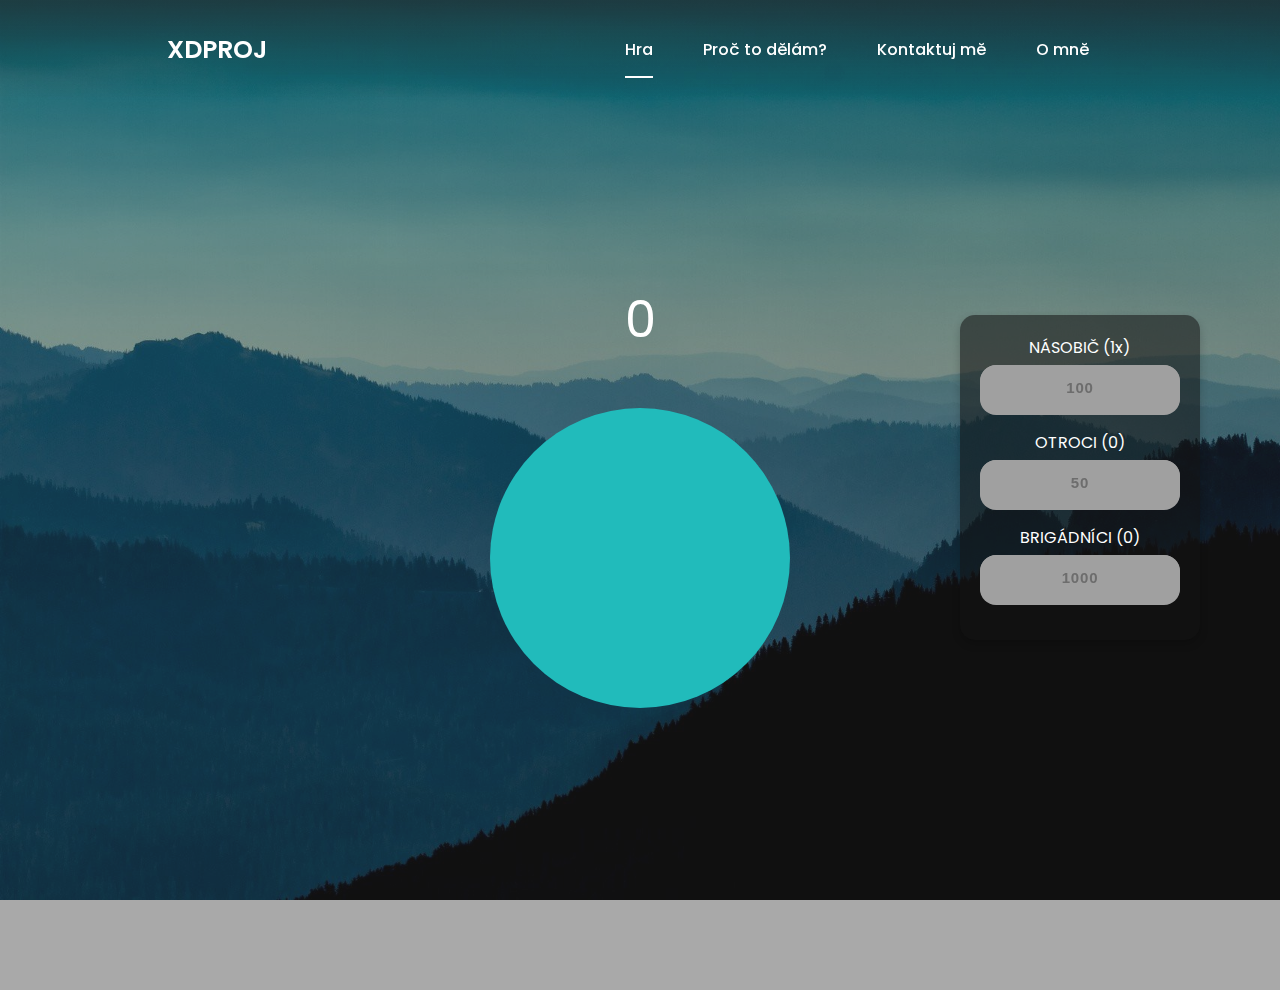
<file: index.html>
<!DOCTYPE html>
<html lang="cs">
<head>
    <meta charset="UTF-8">
    <meta http-equiv="X-UA-Compatible" content="IE=edge">
    <meta name="viewport" content="width=device-width, initial-scale=1.0">
    <link rel="stylesheet" href="./css/style.css">
    <title>XDPROJ - Klikačka jak pán</title>
</head>

<script async src="https://www.googletagmanager.com/gtag/js?id=G-T04D26P05D"></script>
<script src="./scripts/google-analytics.js"></script>

<body>
<div class="wrapper">
    <nav class="nav">
        <div class="nav-logo">
            <p>XDPROJ</p>
        </div>
        <div class="nav-menu" id="navMenu">
            <ul>
                <li><a href="#" class="link active">Hra</a></li>
                <li><a href="whythis.html" class="link">Proč to dělám?</a></li>
                <li><a href="contactme.html" class="link">Kontaktuj mě</a></li>
                <li><a href="aboutme.html" class="link">O mně</a></li>
            </ul>
        </div>
    </nav>

    <div class="game-container">
        <div class="game-left">
            <p id="score">0</p>
            <div class="ellipse-clicker" id="clicker"></div>
        </div>
        <div class="game-right">
            <div class="upgrades-container">
                <div class="upgrade">
                    <p id="upgrade-p">NÁSOBIČ (1x)</p>
                    <button class="button-19" role="button" id="upgrade" disabled></button>
                </div>
                <div class="upgrade">
                    <p id="autoclicker-upgrade-p">OTROCI (0)</p>
                    <button class="button-19" role="button" id="autoclicker-upgrade" disabled></button>
                </div>
                <div class="upgrade">
                    <p id="worker-upgrade-p">BRIGÁDNÍCI (0)</p>
                    <button class="button-19" role="button" id="worker-upgrade" disabled></button>
                </div>
            </div>
        </div>
    </div>
</div>   

<script src="./scripts/game-mechanics.js"></script>
</body>
</html>
</file>
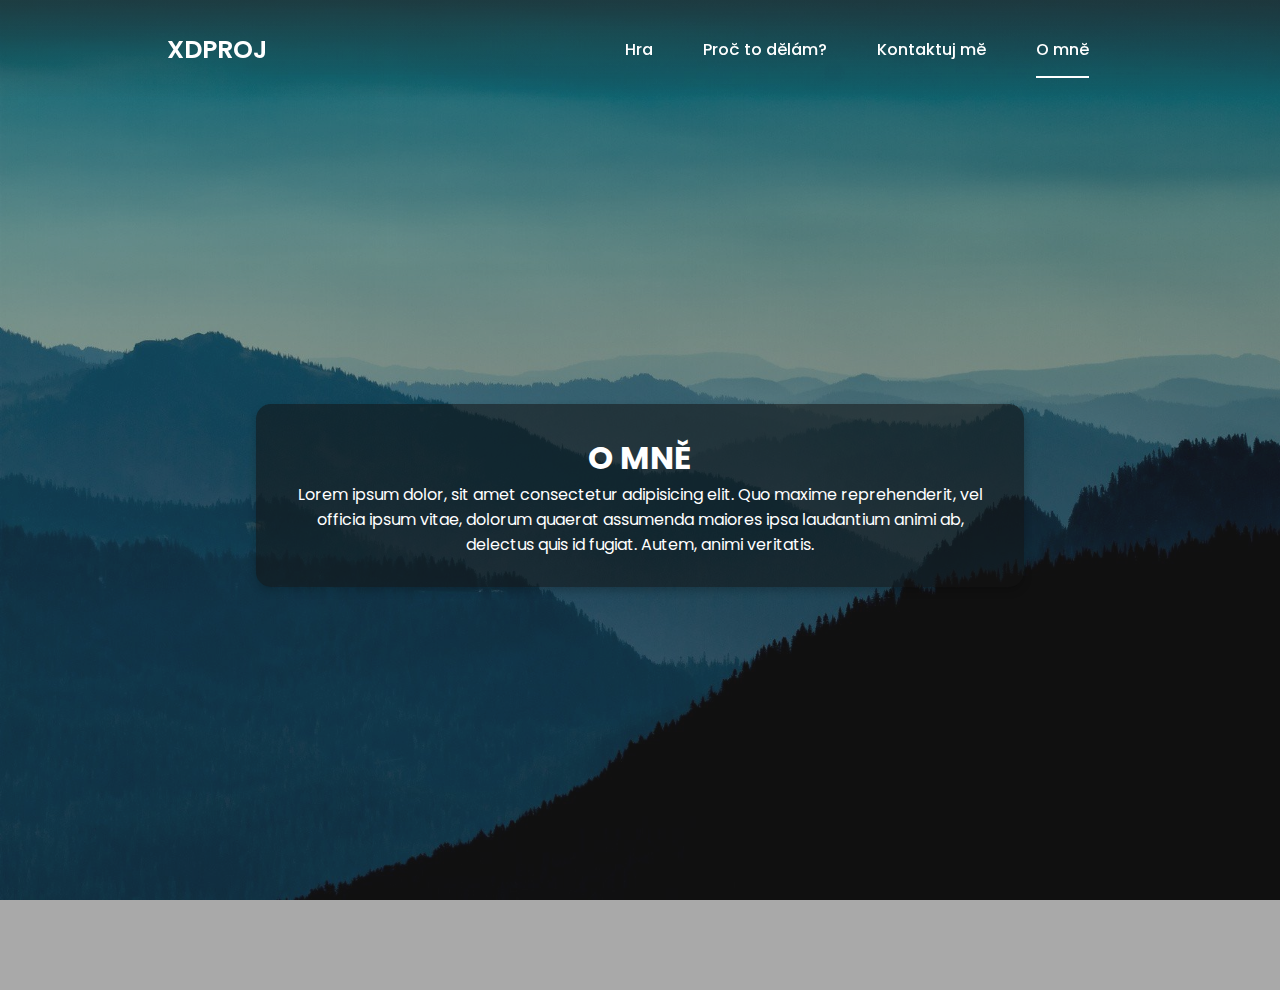
<file: aboutme.html>
<!DOCTYPE html>
<html lang="cs">
<head>
    <meta charset="UTF-8">
    <meta http-equiv="X-UA-Compatible" content="IE=edge">
    <meta name="viewport" content="width=device-width, initial-scale=1.0">
    <link rel="stylesheet" href="./css/aboutme-style.css">
    <title>XDPROJ - O mně</title>
</head>

<script async src="https://www.googletagmanager.com/gtag/js?id=G-T04D26P05D"></script>
<script src="./scripts/google-analytics.js"></script>

<body>
<div class="wrapper">
    <nav class="nav">
        <div class="nav-logo">
            <p>XDPROJ</p>
        </div>
        <div class="nav-menu" id="navMenu">
            <ul>
                <li><a href="index.html" class="link">Hra</a></li>
                <li><a href="whythis.html" class="link">Proč to dělám?</a></li>
                <li><a href="contactme.html" class="link">Kontaktuj mě</a></li>
                <li><a href="#" class="link active">O mně</a></li>
            </ul>
        </div>
    </nav>
    <div class="container-aboutme">
        <h1>O MNĚ</h1>
        <p>Lorem ipsum dolor, sit amet consectetur adipisicing elit. Quo maxime reprehenderit, vel officia ipsum vitae, dolorum quaerat assumenda maiores ipsa laudantium animi ab, delectus quis id fugiat. Autem, animi veritatis.</p>
    </div>
</div>
</body>
</html>
</file>
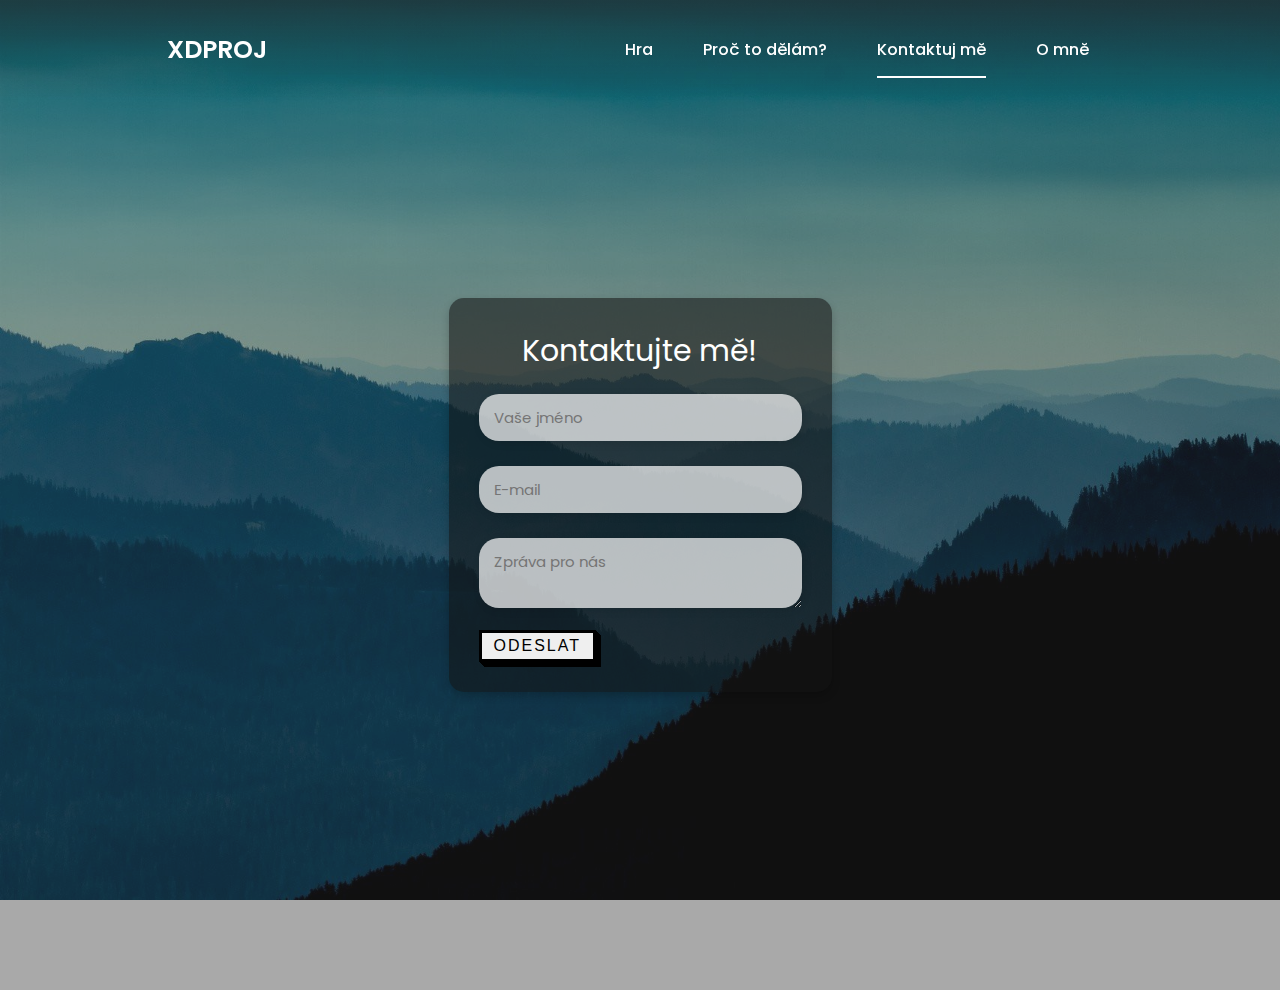
<file: contactme.html>
<!DOCTYPE html>
<html lang="cs">
<head>
    <meta charset="UTF-8">
    <meta http-equiv="X-UA-Compatible" content="IE=edge">
    <meta name="viewport" content="width=device-width, initial-scale=1.0">
    <link rel="stylesheet" href="./css/contactme-style.css">
    <title>XDPROJ - Kontakt</title>
</head>

<script async src="https://www.googletagmanager.com/gtag/js?id=G-T04D26P05D"></script>
<script src="./scripts/google-analytics.js"></script>

<body>
<div class="wrapper">
    <nav class="nav">
        <div class="nav-logo">
            <p>XDPROJ</p>
        </div>
        <div class="nav-menu" id="navMenu">
            <ul>
                <li><a href="index.html" class="link">Hra</a></li>
                <li><a href="whythis.html" class="link">Proč to dělám?</a></li>
                <li><a href="#" class="link active">Kontaktuj mě</a></li>
                <li><a href="aboutme.html" class="link">O mně</a></li>
            </ul>
        </div>
    </nav>
<div class="container">
    <p>Kontaktujte mě!</p>
    <form action="https://api.web3forms.com/submit" method="POST">

        <!-- Replace with your Access Key -->
        <input type="hidden" name="access_key" value="65270e06-37a3-41b3-a5f1-052463d52ae5">
    
        <div class="form">
            <input placeholder="Vaše jméno" type="text" name="name" required>
        </div>
        <div class="form">
            <input placeholder="E-mail" type="email" name="email" required>
        </div>
        <div class="form-message">
            <textarea placeholder="Zpráva pro nás" name="message" required></textarea>
        </div>
    
        <!-- hCaptcha Spam Protection -->
        <div class="h-captcha" data-captcha="true"></div>
    
        <button class="button-54" role="button" type="submit">ODESLAT</button>

    </form>
    <!-- Required for hCaptcha -->
    <script src="https://web3forms.com/client/script.js" async defer></script>
</div>
</div>
</body>
</html>
</file>
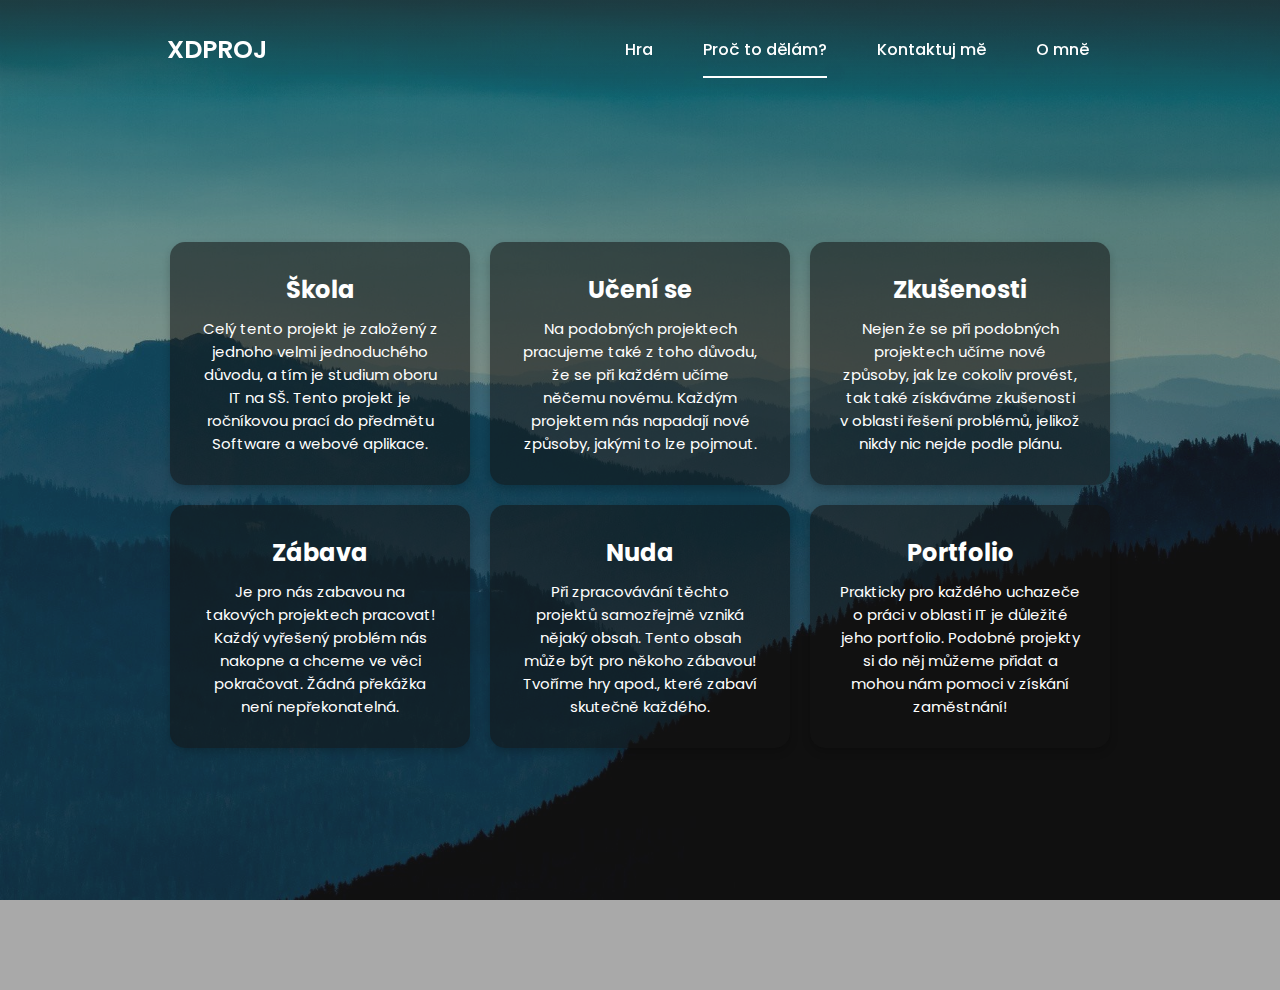
<file: whythis.html>
<!DOCTYPE html>
<html lang="cs">
<head>
    <meta charset="UTF-8">
    <meta http-equiv="X-UA-Compatible" content="IE=edge">
    <meta name="viewport" content="width=device-width, initial-scale=1.0">
    <link rel="stylesheet" href="./css/whythis-style.css">
    <title>XDPROJ - Proč?!</title>
</head>

<script async src="https://www.googletagmanager.com/gtag/js?id=G-T04D26P05D"></script>
<script src="./scripts/google-analytics.js"></script>

<body>
<div class="wrapper">
    <nav class="nav">
        <div class="nav-logo">
            <p>XDPROJ</p>
        </div>
        <div class="nav-menu" id="navMenu">
            <ul>
                <li><a href="index.html" class="link">Hra</a></li>
                <li><a href="#" class="link active">Proč to dělám?</a></li>
                <li><a href="contactme.html" class="link">Kontaktuj mě</a></li>
                <li><a href="aboutme.html" class="link">O mně</a></li>
            </ul>
        </div>
    </nav>
<div class="main-content">
    <div class="container">
        <div class="box">
            <h2>Škola</h2>
            <p>Celý tento projekt je založený z jednoho velmi jednoduchého důvodu, a tím je studium oboru IT na SŠ. Tento projekt je ročníkovou prací do předmětu Software a webové aplikace.</p>
        </div>
        <div class="box">
            <h2>Učení se</h2>
            <p>Na podobných projektech pracujeme také z toho důvodu, že se při každém učíme něčemu novému. Každým projektem nás napadají nové způsoby, jakými to lze pojmout.</p>
        </div>
        <div class="box">
            <h2>Zkušenosti</h2>
            <p>Nejen že se při podobných projektech učíme nové způsoby, jak lze cokoliv provést, tak také získáváme zkušenosti v oblasti řešení problémů, jelikož nikdy nic nejde podle plánu.</p>
        </div>
        <div class="box">
            <h2>Zábava</h2>
            <p>Je pro nás zabavou na takových projektech pracovat! Každý vyřešený problém nás nakopne a chceme ve věci pokračovat. Žádná překážka není nepřekonatelná.</p>
        </div>
        <div class="box">
            <h2>Nuda</h2>
            <p>Při zpracovávání těchto projektů samozřejmě vzniká nějaký obsah. Tento obsah může být pro někoho zábavou! Tvoříme hry apod., které zabaví skutečně každého.</p>
        </div>
        <div class="box">
            <h2>Portfolio</h2>
            <p>Prakticky pro každého uchazeče o práci v oblasti IT je důležité jeho portfolio. Podobné projekty si do něj můžeme přidat a mohou nám pomoci v získání zaměstnání!</p>
        </div>
    </div>
</div>
</div>
</body>
</html>
</file>
<file: css/style.css>
/* POPPINS FONT */
@import url('https://fonts.googleapis.com/css2?family=Poppins:wght@400;500;600;700&display=swap');

*{  
    margin: 0;
    padding: 0;
    box-sizing: border-box;
    font-family: 'Poppins', sans-serif;
    user-select: none;
}
body{
    background: url("../images/background.jpg");
    background-size: cover;
    background-repeat: no-repeat;
    background-attachment: fixed;
    overflow: hidden;
}
.wrapper{
    display: flex;
    justify-content: center;
    align-items: center;
    min-height: 110vh;
    background: rgba(39, 39, 39, 0.4);
}
.nav{
    position: fixed;
    top: 0;
    display: flex;
    justify-content: space-around;
    width: 100%;
    height: 100px;
    line-height: 100px;
    background: linear-gradient(rgba(39,39,39, 0.6), transparent);
    z-index: 100;
}
.nav-logo p{
    color: white;
    font-size: 25px;
    font-weight: 600;
}
.nav-menu ul{
    display: flex;
}
.nav-menu ul li{
    list-style-type: none;
}
.nav-menu ul li .link{
    text-decoration: none;
    font-weight: 500;
    color: #fff;
    padding-bottom: 15px;
    margin: 0 25px;
}
.link:hover, .active{
    border-bottom: 2px solid #fff;
}
.nav-button .btn{
    width: 130px;
    height: 40px;
    font-weight: 500;
    background: rgba(255, 255, 255, 0.4);
    border: none;
    border-radius: 30px;
    cursor: pointer;
    transition: .3s ease;
}
.btn:hover{
    background: rgba(255, 255, 255, 0.3);
}
#registerBtn{
    margin-left: 15px;
}
.btn.white-btn{
    background: rgba(255, 255, 255, 0.7);
}
.btn.btn.white-btn:hover{
    background: rgba(255, 255, 255, 0.5);
}
.nav-menu-btn{
    display: none;
}
.form-box{
    position: relative;
    display: flex;
    align-items: center;
    justify-content: center;
    width: 512px;
    height: 420px;
    overflow: hidden;
    z-index: 2;
}
.login-container{
    position: absolute;
    left: 4px;
    width: 500px;
    display: flex;
    flex-direction: column;
    transition: .5s ease-in-out;
}
.register-container{
    position: absolute;
    right: -520px;
    width: 500px;
    display: flex;
    flex-direction: column;
    transition: .5s ease-in-out;
}
.top span{
    color: #fff;
    font-size: small;
    padding: 10px 0;
    display: flex;
    justify-content: center;
}
.top span a{
    font-weight: 500;
    color: #fff;
    margin-left: 5px;
}
header{
    color: #fff;
    font-size: 30px;
    text-align: center;
    padding: 10px 0 30px 0;
}
.two-forms{
    display: flex;
    gap: 10px;
}
.input-field{
    font-size: 15px;
    background: rgba(255, 255, 255, 0.2);
    color: #fff;
    height: 50px;
    width: 100%;
    padding: 0 10px 0 45px;
    border: none;
    border-radius: 30px;
    outline: none;
    transition: .2s ease;
}
.input-field:hover, .input-field:focus{
    background: rgba(255, 255, 255, 0.25);
}
::-webkit-input-placeholder{
    color: #fff;
}
.input-box i{
    position: relative;
    top: -35px;
    left: 17px;
    color: #fff;
}
.submit{
    font-size: 15px;
    font-weight: 500;
    color: black;
    height: 45px;
    width: 100%;
    border: none;
    border-radius: 30px;
    outline: none;
    background: rgba(255, 255, 255, 0.7);
    cursor: pointer;
    transition: .3s ease-in-out;
}
.submit:hover{
    background: rgba(255, 255, 255, 0.5);
    box-shadow: 1px 5px 7px 1px rgba(0, 0, 0, 0.2);
}
.two-col{
    display: flex;
    justify-content: space-between;
    color: #fff;
    font-size: small;
    margin-top: 10px;
}
.two-col .one{
    display: flex;
    gap: 5px;
}
.two label a{
    text-decoration: none;
    color: #fff;
}
.two label a:hover{
    text-decoration: underline;
}

#score {
    font-size: 50px;
    text-align: center;
    color: #fff;
    margin-bottom: 50px;
    cursor: default;
}

.click-game {
    height: 360px;
    width: 360px;
    transition: 250ms;
}

.click-game:hover {
    transform: scale(1.1);
    transition: 250ms;
}

.click-game:active {
    transform: scale(0.95);
    transition: 250ms;
}

.game-left, .game-right {
    display: inline-block;
    vertical-align: middle;
}

.game-right {
    position: absolute;
    right: 0;
    top: 35%;
    display: flex;
    flex-direction: column;
    align-items: center;
    width: 400px;
    gap: 20px;
}

@media only screen and (max-width: 600px){
    .nav-button{
        display: none;
    }
    .nav-menu.responsive{
        top: 100px;
    }
    .nav-menu{
        position: absolute;
        top: -800px;
        display: flex;
        justify-content: center;
        background: rgba(255, 255, 255, 0.2);
        width: 100%;
        height: 90vh;
        backdrop-filter: blur(20px);
        transition: .3s;
    }
    .nav-menu ul{
        flex-direction: column;
        text-align: center;
    }
    .nav-menu-btn{
        display: block;
    }
    .nav-menu-btn i{
        font-size: 25px;
        color: #fff;
        padding: 10px;
        background: rgba(255, 255, 255, 0.2);
        border-radius: 50%;
        cursor: pointer;
        transition: .3s;
    }
    .nav-menu-btn i:hover{
        background: rgba(255, 255, 255, 0.15);
    }
}

.button-82-pushable {
  position: relative;
  border: none;
  background: transparent;
  padding: 0;
  cursor: pointer;
  outline-offset: 4px;
  transition: filter 250ms;
  user-select: none;
  -webkit-user-select: none;
  touch-action: manipulation;
}

.button-82-shadow {
  position: absolute;
  top: 0;
  left: 0;
  width: 100%;
  height: 100%;
  border-radius: 12px;
  background: hsl(0deg 0% 0% / 0.25);
  will-change: transform;
  transform: translateY(2px);
  transition:
    transform
    600ms
    cubic-bezier(.3, .7, .4, 1);
}

.button-82-edge {
  position: absolute;
  top: 0;
  left: 0;
  width: 100%;
  height: 100%;
  border-radius: 12px;
  background: linear-gradient(
    to left,
    hsl(340deg 100% 16%) 0%,
    hsl(340deg 100% 32%) 8%,
    hsl(340deg 100% 32%) 92%,
    hsl(340deg 100% 16%) 100%
  );
}

.button-82-front {
  display: block;
  position: relative;
  padding: 12px 27px;
  border-radius: 12px;
  font-size: 1.1rem;
  color: white;
  background: hsl(345deg 100% 47%);
  will-change: transform;
  transform: translateY(-4px);
  transition:
    transform
    600ms
    cubic-bezier(.3, .7, .4, 1);
}

@media (min-width: 768px) {
  .button-82-front {
    font-size: 1.25rem;
    padding: 12px 42px;
  }
}

.button-82-pushable:hover {
  filter: brightness(110%);
  -webkit-filter: brightness(110%);
}

.button-82-pushable:hover .button-82-front {
  transform: translateY(-6px);
  transition:
    transform
    250ms
    cubic-bezier(.3, .7, .4, 1.5);
}

.button-82-pushable:active .button-82-front {
  transform: translateY(-2px);
  transition: transform 34ms;
}

.button-82-pushable:hover .button-82-shadow {
  transform: translateY(4px);
  transition:
    transform
    250ms
    cubic-bezier(.3, .7, .4, 1.5);
}

.button-82-pushable:active .button-82-shadow {
  transform: translateY(1px);
  transition: transform 34ms;
}

.button-82-pushable:focus:not(:focus-visible) {
  outline: none;
}

.ellipse-clicker {
    height: 300px;
    width: 300px;
    background-color: rgb(33, 187, 187);
    border-radius: 50%;
    transition: 0.3s;
}

.ellipse-clicker:hover {
    scale: 110%;
    transition: 0.3s;
}

.ellipse-clicker:active {
    scale: 95%;
    transition: 0.3s;
}

.upgrades-container {
    background: rgba(19, 19, 19, 0.548);
    border-radius: 15px;
    padding: 20px;
    box-shadow: 0 4px 8px rgba(0, 0, 0, 0.2);
    width: 60%;
}

.upgrades-container p {
    color: #fff;
    padding-bottom: 5px;
    text-align: center;
}

.upgrade {
    padding-bottom: 15px;
}

.button-19 {
    appearance: button;
    background-color: #1899D6;
    border: solid transparent;
    border-radius: 16px;
    border-width: 0 0 4px;
    box-sizing: border-box;
    color: #FFFFFF;
    cursor: pointer;
    display: inline-block;
    font-family: din-round,sans-serif;
    font-size: 15px;
    font-weight: 700;
    letter-spacing: .8px;
    line-height: 20px;
    margin: 0;
    outline: none;
    overflow: visible;
    padding: 13px 16px;
    text-align: center;
    text-transform: uppercase;
    touch-action: manipulation;
    transform: translateZ(0);
    transition: filter .2s;
    user-select: none;
    -webkit-user-select: none;
    vertical-align: middle;
    white-space: nowrap;
    width: 100%;
}
  
.button-19:after {
    background-clip: padding-box;
    background-color: #1CB0F6;
    border: solid transparent;
    border-radius: 16px;
    border-width: 0 0 4px;
    bottom: -4px;
    content: "";
    left: 0;
    position: absolute;
    right: 0;
    top: 0;
    z-index: -1;
}
  
.button-19:main,
.button-19:focus {
    user-select: auto;
}
  
.button-19:active {
    border-width: 4px 0 0;
    background: none;
}

.button-19:hover:not(:disabled) {
    filter: brightness(1.1);
    -webkit-filter: brightness(1.1);
}
  
.button-19:disabled {
    cursor: not-allowed;
    background-color: #a0a0a0;
    color: #6d6d6d;
    border-color: transparent;
}
  
.button-19:disabled:after {
    background-color: #a0a0a0;
}
</file>
<file: css/aboutme-style.css>
/* POPPINS FONT */
@import url('https://fonts.googleapis.com/css2?family=Poppins:wght@400;500;600;700&display=swap');

*{  
    margin: 0;
    padding: 0;
    box-sizing: border-box;
    font-family: 'Poppins', sans-serif;
    user-select: none;
}
body{
    background: url("../images/background.jpg");
    background-size: cover;
    background-repeat: no-repeat;
    background-attachment: fixed;
    overflow: hidden;
}
.wrapper{
    display: flex;
    justify-content: center;
    align-items: center;
    min-height: 110vh;
    background: rgba(39, 39, 39, 0.4);
}
.nav{
    position: fixed;
    top: 0;
    display: flex;
    justify-content: space-around;
    width: 100%;
    height: 100px;
    line-height: 100px;
    background: linear-gradient(rgba(39,39,39, 0.6), transparent);
    z-index: 100;
}
.nav-logo p{
    color: white;
    font-size: 25px;
    font-weight: 600;
}
.nav-menu ul{
    display: flex;
}
.nav-menu ul li{
    list-style-type: none;
}
.nav-menu ul li .link{
    text-decoration: none;
    font-weight: 500;
    color: #fff;
    padding-bottom: 15px;
    margin: 0 25px;
}
.link:hover, .active{
    border-bottom: 2px solid #fff;
}
.nav-button .btn{
    width: 130px;
    height: 40px;
    font-weight: 500;
    background: rgba(255, 255, 255, 0.4);
    border: none;
    border-radius: 30px;
    cursor: pointer;
    transition: .3s ease;
}
.btn:hover{
    background: rgba(255, 255, 255, 0.3);
}
#registerBtn{
    margin-left: 15px;
}
.btn.white-btn{
    background: rgba(255, 255, 255, 0.7);
}
.btn.btn.white-btn:hover{
    background: rgba(255, 255, 255, 0.5);
}
.nav-menu-btn{
    display: none;
}
.form-box{
    position: relative;
    display: flex;
    align-items: center;
    justify-content: center;
    width: 512px;
    height: 420px;
    overflow: hidden;
    z-index: 2;
}
.login-container{
    position: absolute;
    left: 4px;
    width: 500px;
    display: flex;
    flex-direction: column;
    transition: .5s ease-in-out;
}
.register-container{
    position: absolute;
    right: -520px;
    width: 500px;
    display: flex;
    flex-direction: column;
    transition: .5s ease-in-out;
}
.top span{
    color: #fff;
    font-size: small;
    padding: 10px 0;
    display: flex;
    justify-content: center;
}
.top span a{
    font-weight: 500;
    color: #fff;
    margin-left: 5px;
}
header{
    color: #fff;
    font-size: 30px;
    text-align: center;
    padding: 10px 0 30px 0;
}
.two-forms{
    display: flex;
    gap: 10px;
}
.input-field{
    font-size: 15px;
    background: rgba(255, 255, 255, 0.2);
    color: #fff;
    height: 50px;
    width: 100%;
    padding: 0 10px 0 45px;
    border: none;
    border-radius: 30px;
    outline: none;
    transition: .2s ease;
}
.input-field:hover, .input-field:focus{
    background: rgba(255, 255, 255, 0.25);
}
::-webkit-input-placeholder{
    color: #fff;
}
.input-box i{
    position: relative;
    top: -35px;
    left: 17px;
    color: #fff;
}
.submit{
    font-size: 15px;
    font-weight: 500;
    color: black;
    height: 45px;
    width: 100%;
    border: none;
    border-radius: 30px;
    outline: none;
    background: rgba(255, 255, 255, 0.7);
    cursor: pointer;
    transition: .3s ease-in-out;
}
.submit:hover{
    background: rgba(255, 255, 255, 0.5);
    box-shadow: 1px 5px 7px 1px rgba(0, 0, 0, 0.2);
}
.two-col{
    display: flex;
    justify-content: space-between;
    color: #fff;
    font-size: small;
    margin-top: 10px;
}
.two-col .one{
    display: flex;
    gap: 5px;
}
.two label a{
    text-decoration: none;
    color: #fff;
}
.two label a:hover{
    text-decoration: underline;
}

#score {
    font-size: 50px;
    text-align: center;
    color: #fff;
    margin-bottom: 50px;
    cursor: default;
}

.click-game {
    height: 360px;
    width: 360px;
    transition: 250ms;
}

.click-game:hover {
    transform: scale(1.1);
    transition: 250ms;
}

.click-game:active {
    transform: scale(0.95);
    transition: 250ms;
}

.game-left, .game-right {
    display: inline-block;
    vertical-align: middle;
}

.game-right {
    position: absolute;
    right: 0;
    top: 35%;
    display: flex;
    flex-direction: column;
    align-items: center;
    width: 400px;
    gap: 20px;
}

@media only screen and (max-width: 600px){
    .nav-button{
        display: none;
    }
    .nav-menu.responsive{
        top: 100px;
    }
    .nav-menu{
        position: absolute;
        top: -800px;
        display: flex;
        justify-content: center;
        background: rgba(255, 255, 255, 0.2);
        width: 100%;
        height: 90vh;
        backdrop-filter: blur(20px);
        transition: .3s;
    }
    .nav-menu ul{
        flex-direction: column;
        text-align: center;
    }
    .nav-menu-btn{
        display: block;
    }
    .nav-menu-btn i{
        font-size: 25px;
        color: #fff;
        padding: 10px;
        background: rgba(255, 255, 255, 0.2);
        border-radius: 50%;
        cursor: pointer;
        transition: .3s;
    }
    .nav-menu-btn i:hover{
        background: rgba(255, 255, 255, 0.15);
    }
}

.container-aboutme {
    background-color: rgba(19, 19, 19, 0.548);
    padding: 30px;
    border-radius: 15px;
    box-shadow: 0 4px 8px rgba(0, 0, 0, 0.2);
    text-align: center;
    color: #fff;
    max-width: 60%;
}
</file>
<file: css/contactme-style.css>
/* POPPINS FONT */
@import url('https://fonts.googleapis.com/css2?family=Poppins:wght@400;500;600;700&display=swap');

*{  
    margin: 0;
    padding: 0;
    box-sizing: border-box;
    font-family: 'Poppins', sans-serif;
    user-select: none;
}

body{
    background: url("../images/background.jpg");
    background-size: cover;
    background-repeat: no-repeat;
    background-attachment: fixed;
    overflow: hidden;
}

.wrapper{
    display: flex;
    justify-content: center;
    align-items: center;
    min-height: 110vh;
    background: rgba(39, 39, 39, 0.4);
}

.nav{
    position: fixed;
    top: 0;
    display: flex;
    justify-content: space-around;
    width: 100%;
    height: 100px;
    line-height: 100px;
    background: linear-gradient(rgba(39,39,39, 0.6), transparent);
    z-index: 100;
}

.nav-logo p{
    color: white;
    font-size: 25px;
    font-weight: 600;
}

.nav-menu ul{
    display: flex;
}

.nav-menu ul li{
    list-style-type: none;
}

.nav-menu ul li .link{
    text-decoration: none;
    font-weight: 500;
    color: #fff;
    padding-bottom: 15px;
    margin: 0 25px;
}

.link:hover, .active{
    border-bottom: 2px solid #fff;
}

.form {
    padding-bottom: 10px;
}

/* Dekorace pro vstupní pole pro text */
.input-field {
    font-size: 15px;
    color: #000; /* Barva textu */
    background: rgba(255, 255, 255, 0.7); /* Průhledné bílé pozadí */
    border: none;
    border-radius: 20px; /* Zaoblené rohy */
    padding: 12px 15px; /* Vnitřní odsazení */
    outline: none;
    transition: background-color 0.3s, box-shadow 0.3s;
    box-shadow: 2px 2px 8px rgba(0, 0, 0, 0.1); /* Stín */
}

.input-field:hover,
.input-field:focus {
    background: rgba(255, 255, 255, 0.9); /* Jemněji průhledné pozadí po najetí myší nebo při zaostření */
    box-shadow: 2px 2px 8px rgba(0, 0, 0, 0.2); /* Intenzivnější stín */
}

/* Tlačítko */
.button-54 {
    font-family: "Open Sans", sans-serif;
    font-size: 16px;
    letter-spacing: 2px;
    text-decoration: none;
    text-transform: uppercase;
    color: #000;
    cursor: pointer;
    border: 3px solid;
    padding: 0.25em 0.5em;
    box-shadow: 1px 1px 0px 0px, 2px 2px 0px 0px, 3px 3px 0px 0px, 4px 4px 0px 0px, 5px 5px 0px 0px;
    position: relative;
    user-select: none;
    -webkit-user-select: none;
    touch-action: manipulation;
}

.button-54:active {
    box-shadow: 0px 0px 0px 0px;
    top: 5px;
    left: 5px;
}

@media (min-width: 768px) {
    .button-54 {
        padding: 0.25em 0.75em;
    }
}

.form input[type="text"],
.form input[type="email"],
.form textarea {
    font-size: 15px;
    color: #000; /* Barva textu */
    background: rgba(255, 255, 255, 0.7); /* Průhledné bílé pozadí */
    border: none;
    border-radius: 20px; /* Zaoblené rohy */
    padding: 12px 15px; /* Vnitřní odsazení */
    outline: none;
    transition: background-color 0.3s, box-shadow 0.3s;
    box-shadow: 2px 2px 8px rgba(0, 0, 0, 0.1); /* Stín */
    width: 100%; /* Zajištění, aby se vstupní pole rozšiřovalo na celou šířku */
    margin-bottom: 15px; /* Odsazení mezi jednotlivými poli */
}

.form input[type="text"]:hover,
.form input[type="email"]:hover,
.form textarea:hover,
.form input[type="text"]:focus,
.form input[type="email"]:focus,
.form textarea:focus {
    background: rgba(255, 255, 255, 0.9); /* Jemněji průhledné pozadí po najetí myší nebo při zaostření */
    box-shadow: 2px 2px 8px rgba(0, 0, 0, 0.2); /* Intenzivnější stín */
}

.form-message textarea {
    font-size: 15px;
    color: #000; /* Barva textu */
    background: rgba(255, 255, 255, 0.7); /* Průhledné bílé pozadí */
    border: none;
    border-radius: 20px; /* Zaoblené rohy */
    padding: 12px 15px; /* Vnitřní odsazení */
    outline: none;
    transition: background-color 0.3s, box-shadow 0.3s;
    box-shadow: 2px 2px 8px rgba(0, 0, 0, 0.1); /* Stín */
    width: 100%; /* Zajištění, aby se pole rozšiřovalo na celou šířku */
    margin-bottom: 15px; /* Odsazení mezi jednotlivými poli */
    resize: vertical; /* Umožňuje vertikální změnu velikosti pole */
}

.form-message textarea:hover,
.form-message textarea:focus {
    background: rgba(255, 255, 255, 0.9); /* Jemněji průhledné pozadí po najetí myší nebo při zaostření */
    box-shadow: 2px 2px 8px rgba(0, 0, 0, 0.2); /* Intenzivnější stín */
}

.container {
    background-color: rgba(19, 19, 19, 0.548);
    padding: 30px;
    border-radius: 15px;
    box-shadow: 0 4px 8px rgba(0, 0, 0, 0.2);
}

p {
    color: #fff;
    text-align: center;
    font-size: 30px;
    padding-bottom: 20px;
}
</file>
<file: css/whythis-style.css>
/* POPPINS FONT */
@import url('https://fonts.googleapis.com/css2?family=Poppins:wght@400;500;600;700&display=swap');

*{  
    margin: 0;
    padding: 0;
    box-sizing: border-box;
    font-family: 'Poppins', sans-serif;
    user-select: none;
}
body{
    background: url("../images/background.jpg");
    background-size: cover;
    background-repeat: no-repeat;
    background-attachment: fixed;
    overflow: hidden;
}
.wrapper{
    display: flex;
    justify-content: center;
    align-items: center;
    min-height: 110vh;
    background: rgba(39, 39, 39, 0.4);
}
.nav{
    position: fixed;
    top: 0;
    display: flex;
    justify-content: space-around;
    width: 100%;
    height: 100px;
    line-height: 100px;
    background: linear-gradient(rgba(39,39,39, 0.6), transparent);
    z-index: 100;
}
.nav-logo p{
    color: white;
    font-size: 25px;
    font-weight: 600;
}
.nav-menu ul{
    display: flex;
}
.nav-menu ul li{
    list-style-type: none;
}
.nav-menu ul li .link{
    text-decoration: none;
    font-weight: 500;
    color: #fff;
    padding-bottom: 15px;
    margin: 0 25px;
}
.link:hover, .active{
    border-bottom: 2px solid #fff;
}
.nav-button .btn{
    width: 130px;
    height: 40px;
    font-weight: 500;
    background: rgba(255, 255, 255, 0.4);
    border: none;
    border-radius: 30px;
    cursor: pointer;
    transition: .3s ease;
}
.btn:hover{
    background: rgba(255, 255, 255, 0.3);
}
#registerBtn{
    margin-left: 15px;
}
.btn.white-btn{
    background: rgba(255, 255, 255, 0.7);
}
.btn.btn.white-btn:hover{
    background: rgba(255, 255, 255, 0.5);
}
.nav-menu-btn{
    display: none;
}
.form-box{
    position: relative;
    display: flex;
    align-items: center;
    justify-content: center;
    width: 512px;
    height: 420px;
    overflow: hidden;
    z-index: 2;
}
.login-container{
    position: absolute;
    left: 4px;
    width: 500px;
    display: flex;
    flex-direction: column;
    transition: .5s ease-in-out;
}
.register-container{
    position: absolute;
    right: -520px;
    width: 500px;
    display: flex;
    flex-direction: column;
    transition: .5s ease-in-out;
}
.top span{
    color: #fff;
    font-size: small;
    padding: 10px 0;
    display: flex;
    justify-content: center;
}
.top span a{
    font-weight: 500;
    color: #fff;
    margin-left: 5px;
}
header{
    color: #fff;
    font-size: 30px;
    text-align: center;
    padding: 10px 0 30px 0;
}
.two-forms{
    display: flex;
    gap: 10px;
}
.input-field{
    font-size: 15px;
    background: rgba(255, 255, 255, 0.2);
    color: #fff;
    height: 50px;
    width: 100%;
    padding: 0 10px 0 45px;
    border: none;
    border-radius: 30px;
    outline: none;
    transition: .2s ease;
}
.input-field:hover, .input-field:focus{
    background: rgba(255, 255, 255, 0.25);
}
::-webkit-input-placeholder{
    color: #fff;
}
.input-box i{
    position: relative;
    top: -35px;
    left: 17px;
    color: #fff;
}
.submit{
    font-size: 15px;
    font-weight: 500;
    color: black;
    height: 45px;
    width: 100%;
    border: none;
    border-radius: 30px;
    outline: none;
    background: rgba(255, 255, 255, 0.7);
    cursor: pointer;
    transition: .3s ease-in-out;
}
.submit:hover{
    background: rgba(255, 255, 255, 0.5);
    box-shadow: 1px 5px 7px 1px rgba(0, 0, 0, 0.2);
}
.two-col{
    display: flex;
    justify-content: space-between;
    color: #fff;
    font-size: small;
    margin-top: 10px;
}
.two-col .one{
    display: flex;
    gap: 5px;
}
.two label a{
    text-decoration: none;
    color: #fff;
}
.two label a:hover{
    text-decoration: underline;
}

#score {
    font-size: 50px;
    text-align: center;
    color: #fff;
    margin-bottom: 50px;
    cursor: default;
}

.click-game {
    height: 360px;
    width: 360px;
    transition: 250ms;
}

.click-game:hover {
    transform: scale(1.1);
    transition: 250ms;
}

.click-game:active {
    transform: scale(0.95);
    transition: 250ms;
}

.game-left, .game-right {
    display: inline-block;
    vertical-align: middle;
}

.game-right {
    position: absolute;
    right: 0;
    top: 50%;
    display: flex;
    flex-direction: column;
    align-items: flex-end;
    gap: 20px;
}

@media only screen and (max-width: 600px){
    .nav-button{
        display: none;
    }
    .nav-menu.responsive{
        top: 100px;
    }
    .nav-menu{
        position: absolute;
        top: -800px;
        display: flex;
        justify-content: center;
        background: rgba(255, 255, 255, 0.2);
        width: 100%;
        height: 90vh;
        backdrop-filter: blur(20px);
        transition: .3s;
    }
    .nav-menu ul{
        flex-direction: column;
        text-align: center;
    }
    .nav-menu-btn{
        display: block;
    }
    .nav-menu-btn i{
        font-size: 25px;
        color: #fff;
        padding: 10px;
        background: rgba(255, 255, 255, 0.2);
        border-radius: 50%;
        cursor: pointer;
        transition: .3s;
    }
    .nav-menu-btn i:hover{
        background: rgba(255, 255, 255, 0.15);
    }
}

.button-82-pushable {
  position: relative;
  border: none;
  background: transparent;
  padding: 0;
  cursor: pointer;
  outline-offset: 4px;
  transition: filter 250ms;
  user-select: none;
  -webkit-user-select: none;
  touch-action: manipulation;
}

.button-82-shadow {
  position: absolute;
  top: 0;
  left: 0;
  width: 100%;
  height: 100%;
  border-radius: 12px;
  background: hsl(0deg 0% 0% / 0.25);
  will-change: transform;
  transform: translateY(2px);
  transition:
    transform
    600ms
    cubic-bezier(.3, .7, .4, 1);
}

.button-82-edge {
  position: absolute;
  top: 0;
  left: 0;
  width: 100%;
  height: 100%;
  border-radius: 12px;
  background: linear-gradient(
    to left,
    hsl(340deg 100% 16%) 0%,
    hsl(340deg 100% 32%) 8%,
    hsl(340deg 100% 32%) 92%,
    hsl(340deg 100% 16%) 100%
  );
}

.button-82-front {
  display: block;
  position: relative;
  padding: 12px 27px;
  border-radius: 12px;
  font-size: 1.1rem;
  color: white;
  background: hsl(345deg 100% 47%);
  will-change: transform;
  transform: translateY(-4px);
  transition:
    transform
    600ms
    cubic-bezier(.3, .7, .4, 1);
}

@media (min-width: 768px) {
  .button-82-front {
    font-size: 1.25rem;
    padding: 12px 42px;
  }
}

.button-82-pushable:hover {
  filter: brightness(110%);
  -webkit-filter: brightness(110%);
}

.button-82-pushable:hover .button-82-front {
  transform: translateY(-6px);
  transition:
    transform
    250ms
    cubic-bezier(.3, .7, .4, 1.5);
}

.button-82-pushable:active .button-82-front {
  transform: translateY(-2px);
  transition: transform 34ms;
}

.button-82-pushable:hover .button-82-shadow {
  transform: translateY(4px);
  transition:
    transform
    250ms
    cubic-bezier(.3, .7, .4, 1.5);
}

.button-82-pushable:active .button-82-shadow {
  transform: translateY(1px);
  transition: transform 34ms;
}

.button-82-pushable:focus:not(:focus-visible) {
  outline: none;
}

.main-content {
    display: flex;
    justify-content: center;
    align-items: center;
}

.container {
    display: grid;
    grid-template-columns: repeat(3, 1fr);
    gap: 20px;
    padding: 20px;
}

.box {
    background: rgba(19, 19, 19, 0.548);
    border-radius: 15px;
    padding: 30px;
    text-align: center;
    box-shadow: 0 4px 8px rgba(0, 0, 0, 0.2);
    word-wrap: break-word;
    max-width: 300px;
    transition: 0.3s;
}

.box:hover {
    scale: 105%;
    transform: 0.3s;
}

.box h2 {
    font-size: 24px;
    margin-bottom: 10px;
    color: #fff;
}

.box p {
    font-size: 15px;
    color: #fff;
}

/* Responsive adjustments */
@media (max-width: 768px) {
    .container {
        grid-template-columns: 1fr;
    }
}
</file>
